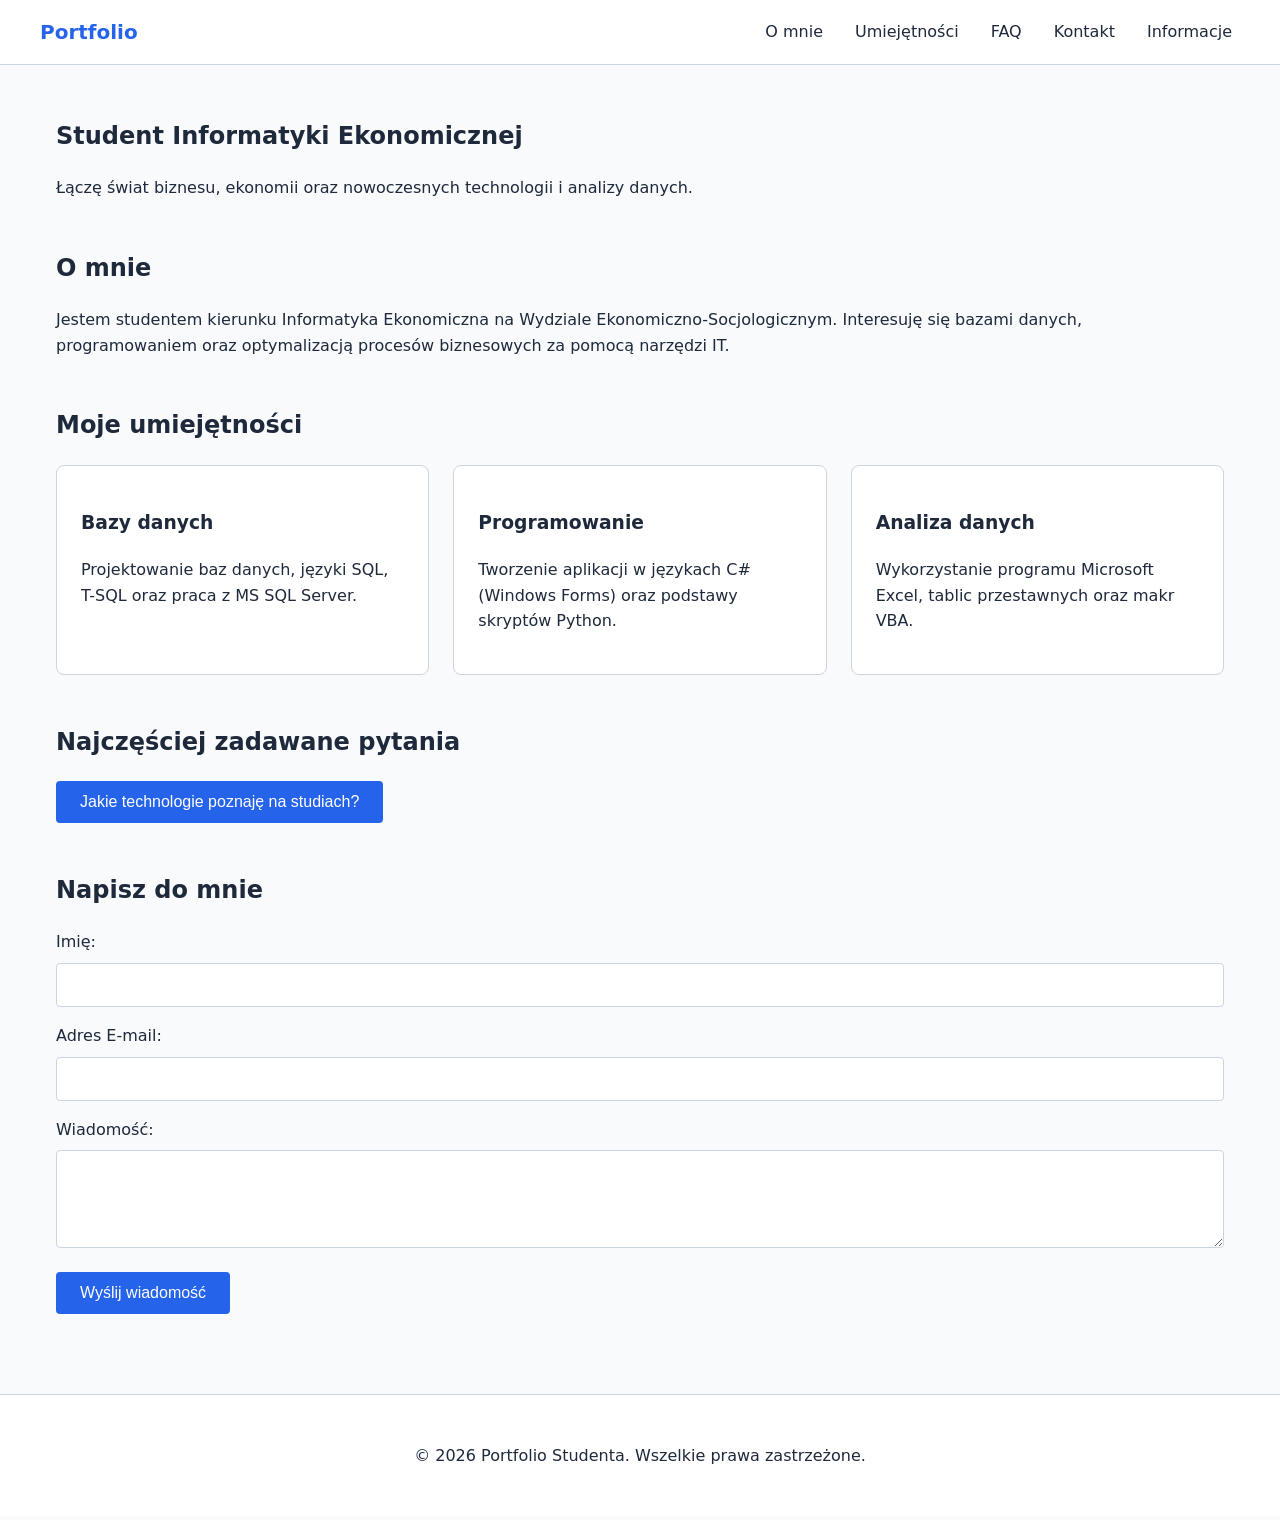
<file: index.html>
<!DOCTYPE html>
<html lang="pl">
<head>
    <meta charset="UTF-8">
    <meta name="viewport" content="width=device-width, initial-scale=1.0">
    <title>Portfolio - Informatyka Ekonomiczna</title>
    <link rel="stylesheet" href="css/style.css">
</head>
<body>

    <!-- Шапка сайту (Flexbox) -->
    <header>
        <nav>
            <a href="index.html" class="logo">Portfolio</a>
            <ul>
                <li><a href="#o-mnie">O mnie</a></li>
                <li><a href="#umiejetnosci">Umiejętności</a></li>
                <li><a href="#faq">FAQ</a></li>
                <li><a href="#kontakt">Kontakt</a></li>
                <li><a href="info.html">Informacje</a></li>
            </ul>
        </nav>
    </header>

    <!-- Головний вміст -->
    <main>
        <!-- Sekcja Hero (wymagany dokładnie jeden h1) -->
        <section class="hero">
            <h1>Student Informatyki Ekonomicznej</h1>
            <p>Łączę świat biznesu, ekonomii oraz nowoczesnych technologii i analizy danych.</p>
        </section>

        <!-- Sekcja 1: O mnie -->
        <section id="o-mnie">
            <h2>O mnie</h2>
            <p>Jestem studentem kierunku Informatyka Ekonomiczna na Wydziale Ekonomiczno-Socjologicznym. Interesuję się bazami danych, programowaniem oraz optymalizacją procesów biznesowych za pomocą narzędzi IT.</p>
        </section>

        <!-- Sekcja 2: Umiejętności (tutaj zastosujemy CSS Grid) -->
        <section id="umiejetnosci">
            <h2>Moje umiejętności</h2>
            <div class="grid-container">
                <div class="card">
                    <h3>Bazy danych</h3>
                    <p>Projektowanie baz danych, języki SQL, T-SQL oraz praca z MS SQL Server.</p>
                </div>
                <div class="card">
                    <h3>Programowanie</h3>
                    <p>Tworzenie aplikacji w językach C# (Windows Forms) oraz podstawy skryptów Python.</p>
                </div>
                <div class="card">
                    <h3>Analiza danych</h3>
                    <p>Wykorzystanie programu Microsoft Excel, tablic przestawnych oraz makr VBA.</p>
                </div>
            </div>
        </section>

        <!-- Sekcja 3: FAQ / Pytania (z elementem interaktywnym - akordeon) -->
        <section id="faq">
            <h2>Najczęściej zadawane pytania</h2>
            <div class="accordion">
                <button type="button" class="accordion-btn">Jakie technologie poznaję na studiach?</button>
                <div class="accordion-content">
                    <p>Program obejmuje zarówno przedmioty ekonomiczne, jak i zaawansowane programowanie, inżynierię oprogramowania, bazy danych oraz analizę danych.</p>
                </div>
            </div>
        </section>

        <!-- Sekcja 4: Kontakt (formularz z etykietami label for) -->
        <section id="kontakt">
            <h2>Napisz do mnie</h2>
            <form id="contact-form" novalidate>
                <div>
                    <label for="name">Imię:</label>
                    <input type="text" id="name" name="name" required>
                </div>
                <div>
                    <label for="email">Adres E-mail:</label>
                    <input type="email" id="email" name="email" required>
                </div>
                <div>
                    <label for="message">Wiadomość:</label>
                    <textarea id="message" name="message" rows="4" required></textarea>
                </div>
                <button type="submit">Wyślij wiadomość</button>
            </form>
        </section>
    </main>

    <!-- Футер -->
    <footer>
        <p>&copy; 2026 Portfolio Studenta. Wszelkie prawa zastrzeżone.</p>
    </footer>

    <script src="js/main.js"></script>
</body>
</html>
</file>
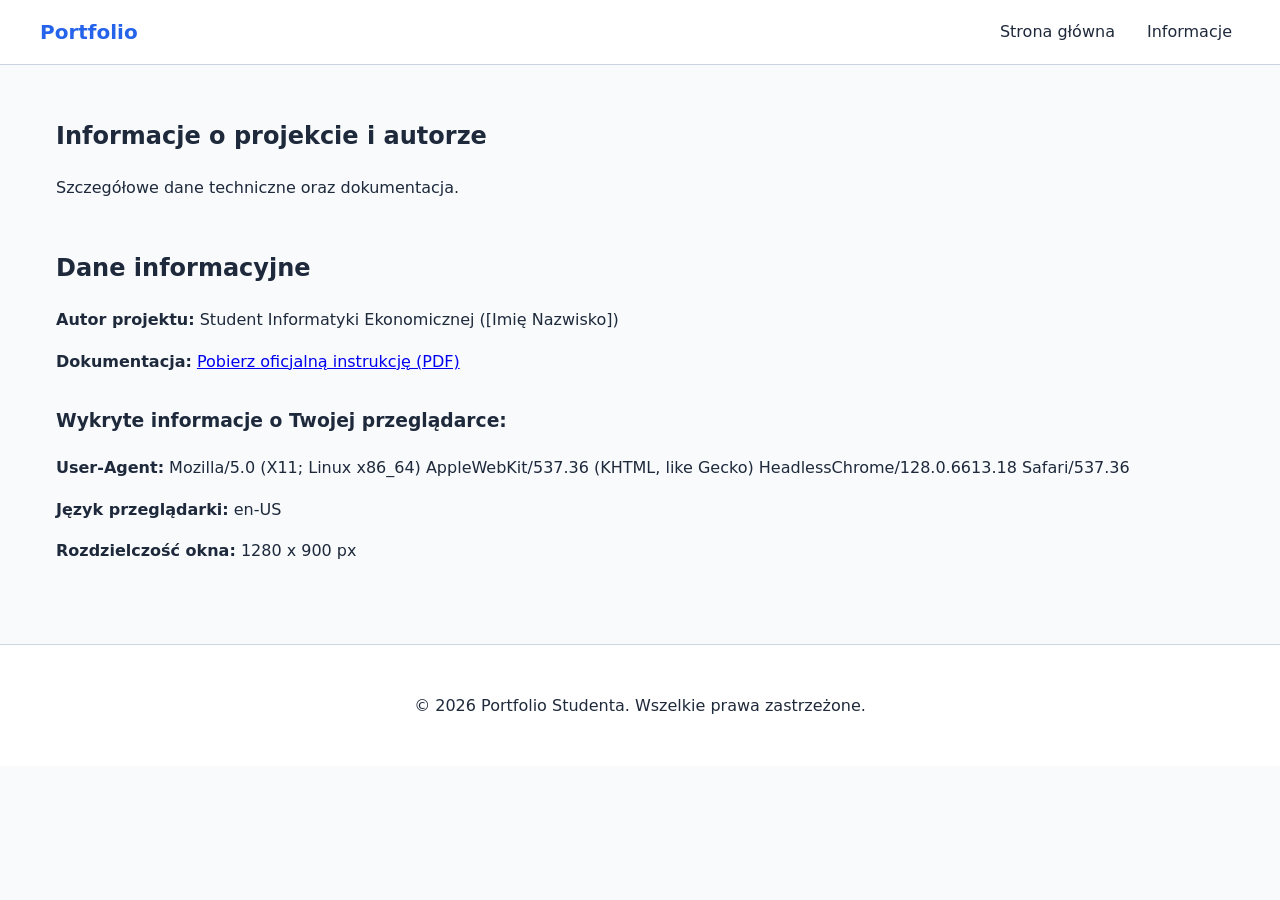
<file: info.html>
<!DOCTYPE html>
<html lang="pl">
<head>
    <meta charset="UTF-8">
    <meta name="viewport" content="width=device-width, initial-scale=1.0">
    <title>Informacje - Portfolio</title>
    <link rel="stylesheet" href="css/style.css">
</head>
<body>

    <!-- Шапка сайту -->
    <header>
        <nav>
            <a href="index.html" class="logo">Portfolio</a>
            <ul>
                <li><a href="index.html">Strona główna</a></li>
                <li><a href="info.html">Informacje</a></li>
            </ul>
        </nav>
    </header>

    <!-- Головний вміст -->
    <main>
        <section class="hero">
            <h1>Informacje o projekcie i autorze</h1>
            <p>Szczegółowe dane techniczne oraz dokumentacja.</p>
        </section>

        <section class="info-content">
            <h2>Dane informacyjne</h2>
            <p><strong>Autor projektu:</strong> Student Informatyki Ekonomicznej ([Imię Nazwisko])</p>
            <p><strong>Dokumentacja:</strong> <a href="assets/docs/dokument.pdf" download>Pobierz oficjalną instrukcję (PDF)</a></p>
            
            <div class="browser-box" style="margin-top: 2rem;">
                <h3>Wykryte informacje o Twojej przeglądarce:</h3>
                <div id="browser-info">Trwa ładowanie danych...</div>
            </div>
        </section>
    </main>

    <!-- Футер -->
    <footer>
        <p>&copy; 2026 Portfolio Studenta. Wszelkie prawa zastrzeżone.</p>
    </footer>

    <script src="js/main.js"></script>
</body>
</html>
</file>
<file: css/style.css>
:root {
    --bg-color: #f8fafc;
    --text-color: #1e293b;
    --primary-color: #2563eb;
    --card-bg: #ffffff;
    --border-color: #cbd5e1;
}

/* Глобальний box-sizing */
*, *::before, *::after {
    box-sizing: border-box;
}

body {
    margin: 0;
    font-family: system-ui, -apple-system, sans-serif;
    background-color: var(--bg-color);
    color: var(--text-color);
    line-height: 1.6;
}

/* Flexbox для шапки та навігації */
header {
    background-color: var(--card-bg);
    border-bottom: 1px solid var(--border-color);
    padding: 1rem;
}

nav {
    display: flex;
    flex-direction: column;
    gap: 1rem;
    max-width: 1200px;
    margin: 0 auto;
    align-items: center;
}

nav .logo {
    font-weight: bold;
    text-decoration: none;
    color: var(--primary-color);
    font-size: 1.25rem;
}

nav ul {
    list-style: none;
    display: flex;
    gap: 1rem;
    margin: 0;
    padding: 0;
    flex-wrap: wrap;
    justify-content: center;
}

nav ul li a {
    text-decoration: none;
    color: var(--text-color);
    padding: 0.25rem 0.5rem;
}

nav ul li a:hover {
    color: var(--primary-color);
}

/* Головний контейнер */
main {
    max-width: 1200px;
    margin: 0 auto;
    padding: 2rem 1rem;
}

section {
    margin-bottom: 3rem;
}

h1, h2, h3 {
    color: var(--text-color);
}

/* CSS Grid для секції навичок (mobile-first: 1 колонка) */
.grid-container {
    display: grid;
    grid-template-columns: 1fr;
    gap: 1.5rem;
}

.card {
    background-color: var(--card-bg);
    padding: 1.5rem;
    border: 1px solid var(--border-color);
    border-radius: 8px;
}

/* Форма контактів */
form div {
    margin-bottom: 1rem;
}

label {
    display: block;
    margin-bottom: 0.5rem;
    font-weight: 500;
}

input, textarea {
    width: 100%;
    padding: 0.75rem;
    border: 1px solid var(--border-color);
    border-radius: 4px;
    font-size: 1rem;
    background-color: var(--card-bg);
    color: var(--text-color);
}

button[type="submit"], .accordion-btn {
    background-color: var(--primary-color);
    color: #ffffff;
    border: none;
    padding: 0.75rem 1.5rem;
    border-radius: 4px;
    cursor: pointer;
    font-size: 1rem;
}

button[type="submit"]:hover, .accordion-btn:hover {
    opacity: 0.9;
}

/* Акordeon */
.accordion-content {
    display: none;
    padding: 1rem;
    background-color: var(--card-bg);
    border: 1px solid var(--border-color);
    margin-top: 0.5rem;
    border-radius: 4px;
}

.accordion-content.active {
    display: block;
}

/* Доступність: видимий стан focus */
a:focus-visible, button:focus-visible, input:focus-visible, textarea:focus-visible {
    outline: 3px solid var(--primary-color);
    outline-offset: 2px;
}

/* Footer */
footer {
    text-align: center;
    padding: 2rem;
    border-top: 1px solid var(--border-color);
    background-color: var(--card-bg);
}

/* Адаптивність (min-width): планшети та десктопи */
@media (min-width: 768px) {
    nav {
        flex-direction: row;
        justify-content: space-between;
    }

    .grid-container {
        grid-template-columns: repeat(2, 1fr);
    }
}

@media (min-width: 1024px) {
    .grid-container {
        grid-template-columns: repeat(3, 1fr);
    }
}
</file>
